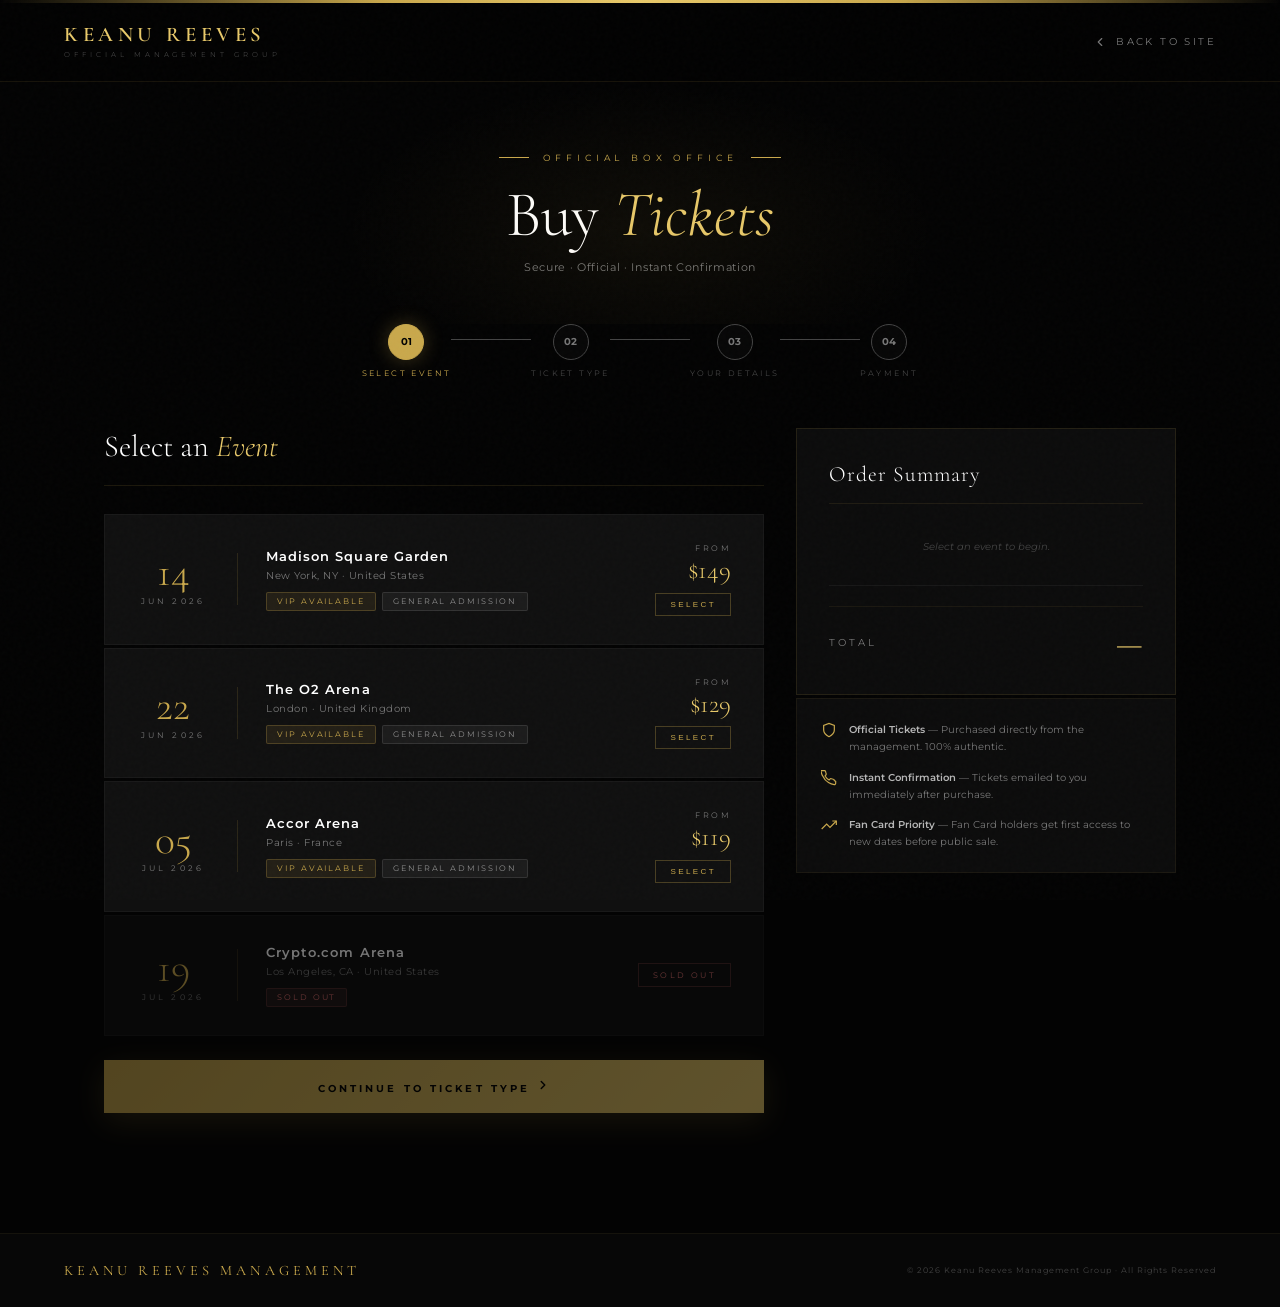
<file: tickets.html>
<!DOCTYPE html>
<html lang="en">
<head>
  <meta charset="UTF-8"/>
  <meta name="viewport" content="width=device-width, initial-scale=1.0"/>
  <title>Buy Tickets — Keanu Reeves Official</title>
  <link href="https://fonts.googleapis.com/css2?family=Cormorant+Garamond:ital,wght@0,300;0,400;0,600;0,700;1,300;1,400;1,600&family=Montserrat:wght@300;400;500;600;700;900&display=swap" rel="stylesheet"/>
  <style>
    *, *::before, *::after { margin: 0; padding: 0; box-sizing: border-box; }

    :root {
      --gold: #C9A84C;
      --gold-light: #E8C96A;
      --gold-pale: #F5E6B8;
      --gold-dim: rgba(201,168,76,.12);
      --black: #030303;
      --dark: #070707;
      --mid: #101010;
      --mid2: #161616;
      --panel: #0C0C0C;
      --text: #EAEAEA;
      --muted: #777;
      --muted2: #444;
      --success: #7ecb9e;
      --error: #e07070;
    }

    html { scroll-behavior: smooth; }

    body {
      background: var(--black);
      color: var(--text);
      font-family: 'Montserrat', sans-serif;
      overflow-x: hidden;
      min-height: 100vh;
    }

    /* Noise */
    body::after {
      content: '';
      position: fixed; inset: 0;
      background-image: url("data:image/svg+xml,%3Csvg viewBox='0 0 256 256' xmlns='http://www.w3.org/2000/svg'%3E%3Cfilter id='n'%3E%3CfeTurbulence type='fractalNoise' baseFrequency='0.9' numOctaves='4' stitchTiles='stitch'/%3E%3C/filter%3E%3Crect width='100%25' height='100%25' filter='url(%23n)' opacity='1'/%3E%3C/svg%3E");
      opacity: .02;
      pointer-events: none;
      z-index: 9000;
    }

    /* ── NAV ── */
    .nav {
      position: sticky; top: 0;
      z-index: 100;
      display: flex;
      align-items: center;
      justify-content: space-between;
      padding: 22px 64px;
      background: rgba(3,3,3,.92);
      backdrop-filter: blur(20px);
      border-bottom: 1px solid rgba(201,168,76,.1);
    }

    .nav-logo-main {
      font-family: 'Cormorant Garamond', serif;
      font-size: 1.3rem;
      font-weight: 600;
      letter-spacing: .22em;
      text-transform: uppercase;
      color: var(--gold-light);
      line-height: 1;
      text-decoration: none;
    }

    .nav-logo-sub {
      display: block;
      font-family: 'Montserrat', sans-serif;
      font-size: .45rem;
      letter-spacing: .55em;
      color: rgba(255,255,255,.35);
      font-weight: 300;
      text-transform: uppercase;
      margin-top: 4px;
    }

    .nav-back {
      display: flex;
      align-items: center;
      gap: 9px;
      font-size: .6rem;
      letter-spacing: .25em;
      text-transform: uppercase;
      color: var(--muted);
      text-decoration: none;
      transition: color .2s;
    }

    .nav-back:hover { color: var(--gold); }
    .nav-back svg { width: 14px; height: 14px; }

    /* ── TOP ACCENT ── */
    .top-bar {
      height: 3px;
      background: linear-gradient(90deg, transparent, var(--gold) 30%, var(--gold-light) 50%, var(--gold) 70%, transparent);
    }

    /* ── PAGE HEADER ── */
    .page-header {
      padding: 70px 64px 50px;
      text-align: center;
      position: relative;
      overflow: hidden;
    }

    .page-header-glow {
      position: absolute;
      top: 0; left: 50%; transform: translateX(-50%);
      width: 600px; height: 300px;
      background: radial-gradient(ellipse, rgba(201,168,76,.06) 0%, transparent 70%);
      pointer-events: none;
    }

    .page-eyebrow {
      display: flex;
      align-items: center;
      justify-content: center;
      gap: 14px;
      margin-bottom: 18px;
    }
    .eyebrow-line { width: 30px; height: 1px; background: var(--gold); }
    .eyebrow-text {
      font-size: .55rem;
      letter-spacing: .55em;
      text-transform: uppercase;
      color: var(--gold);
    }

    .page-title {
      font-family: 'Cormorant Garamond', serif;
      font-size: clamp(2.4rem, 5vw, 4rem);
      font-weight: 300;
      color: #fff;
      line-height: 1.05;
      margin-bottom: 12px;
    }
    .page-title em { font-style: italic; color: var(--gold-light); }

    .page-sub {
      font-size: .7rem;
      color: var(--muted);
      letter-spacing: .06em;
    }

    /* ── PROGRESS STEPS ── */
    .progress-wrap {
      padding: 0 64px 50px;
      display: flex;
      justify-content: center;
    }

    .progress {
      display: flex;
      align-items: center;
      gap: 0;
    }

    .step {
      display: flex;
      flex-direction: column;
      align-items: center;
      gap: 8px;
      position: relative;
    }

    .step-circle {
      width: 36px; height: 36px;
      border-radius: 50%;
      border: 1px solid var(--muted2);
      display: flex;
      align-items: center;
      justify-content: center;
      font-size: .6rem;
      font-weight: 700;
      letter-spacing: .05em;
      color: var(--muted);
      background: var(--dark);
      transition: all .4s;
      z-index: 1;
    }

    .step.active .step-circle {
      border-color: var(--gold);
      color: var(--black);
      background: var(--gold);
      box-shadow: 0 0 20px rgba(201,168,76,.3);
    }

    .step.done .step-circle {
      border-color: var(--gold);
      background: var(--gold-dim);
      color: var(--gold);
    }

    .step-label {
      font-size: .5rem;
      letter-spacing: .3em;
      text-transform: uppercase;
      color: var(--muted2);
      transition: color .4s;
      white-space: nowrap;
    }

    .step.active .step-label,
    .step.done .step-label { color: var(--gold); }

    .step-connector {
      width: 80px;
      height: 1px;
      background: var(--muted2);
      margin-bottom: 22px;
      transition: background .4s;
      flex-shrink: 0;
    }

    .step-connector.done { background: var(--gold); }

    /* ── MAIN LAYOUT ── */
    .main {
      max-width: 1200px;
      margin: 0 auto;
      padding: 0 64px 120px;
      display: grid;
      grid-template-columns: 1fr 380px;
      gap: 32px;
      align-items: start;
    }

    /* ── PANELS (steps) ── */
    .panel {
      display: none;
    }
    .panel.active { display: block; }

    .panel-title {
      font-family: 'Cormorant Garamond', serif;
      font-size: 1.9rem;
      font-weight: 300;
      color: #fff;
      margin-bottom: 28px;
      padding-bottom: 20px;
      border-bottom: 1px solid rgba(201,168,76,.12);
    }
    .panel-title em { font-style: italic; color: var(--gold-light); }

    /* ── EVENT CARDS ── */
    .events-list {
      display: flex;
      flex-direction: column;
      gap: 3px;
    }

    .event-card {
      background: var(--mid);
      border: 1px solid rgba(255,255,255,.04);
      padding: 28px 32px;
      display: grid;
      grid-template-columns: 72px 1px 1fr auto;
      align-items: center;
      gap: 28px;
      cursor: pointer;
      transition: all .3s;
      position: relative;
      overflow: hidden;
    }

    .event-card::before {
      content: '';
      position: absolute;
      left: 0; top: 0; bottom: 0;
      width: 3px;
      background: linear-gradient(to bottom, var(--gold), var(--gold-light));
      transform: scaleY(0);
      transition: transform .35s cubic-bezier(.22,1,.36,1);
    }

    .event-card:hover,
    .event-card.selected {
      background: var(--mid2);
      border-color: rgba(201,168,76,.2);
    }

    .event-card:hover::before,
    .event-card.selected::before { transform: scaleY(1); }

    .event-card.sold-out { opacity: .45; cursor: not-allowed; }
    .event-card.sold-out::before { display: none; }

    .event-date {
      text-align: center;
    }

    .event-date-day {
      font-family: 'Cormorant Garamond', serif;
      font-size: 2.6rem;
      font-weight: 300;
      color: var(--gold);
      line-height: 1;
    }

    .event-date-month {
      font-size: .48rem;
      letter-spacing: .4em;
      text-transform: uppercase;
      color: var(--muted);
      margin-top: 3px;
    }

    .event-divider {
      width: 1px;
      height: 52px;
      background: rgba(201,168,76,.15);
    }

    .event-info {}

    .event-venue {
      font-size: .82rem;
      font-weight: 600;
      letter-spacing: .08em;
      color: #fff;
      margin-bottom: 5px;
    }

    .event-location {
      font-size: .64rem;
      color: var(--muted);
      letter-spacing: .05em;
      margin-bottom: 10px;
    }

    .event-tags {
      display: flex;
      gap: 6px;
      flex-wrap: wrap;
    }

    .tag {
      font-size: .48rem;
      letter-spacing: .25em;
      text-transform: uppercase;
      padding: 4px 10px;
      border-radius: 2px;
    }

    .tag-vip    { background: rgba(201,168,76,.1); color: var(--gold); border: 1px solid rgba(201,168,76,.25); }
    .tag-ga     { background: rgba(255,255,255,.05); color: rgba(255,255,255,.5); border: 1px solid rgba(255,255,255,.1); }
    .tag-sold   { background: rgba(224,112,112,.08); color: var(--error); border: 1px solid rgba(224,112,112,.2); }

    .event-right {
      text-align: right;
    }

    .event-price-from {
      font-size: .5rem;
      letter-spacing: .3em;
      text-transform: uppercase;
      color: var(--muted);
      margin-bottom: 4px;
    }

    .event-price {
      font-family: 'Cormorant Garamond', serif;
      font-size: 1.6rem;
      font-weight: 300;
      color: var(--gold-light);
      line-height: 1;
    }

    .event-select-btn {
      margin-top: 10px;
      font-size: .5rem;
      letter-spacing: .3em;
      text-transform: uppercase;
      color: var(--gold);
      padding: 6px 14px;
      border: 1px solid rgba(201,168,76,.3);
      background: transparent;
      cursor: pointer;
      transition: all .25s;
      white-space: nowrap;
    }

    .event-card:hover .event-select-btn,
    .event-card.selected .event-select-btn {
      background: var(--gold);
      color: var(--black);
      border-color: var(--gold);
    }

    .sold-out-badge {
      font-size: .5rem;
      letter-spacing: .3em;
      text-transform: uppercase;
      color: var(--error);
      padding: 6px 14px;
      border: 1px solid rgba(224,112,112,.25);
    }

    /* ── TICKET TYPES ── */
    .ticket-types {
      display: flex;
      flex-direction: column;
      gap: 3px;
      margin-bottom: 32px;
    }

    .ticket-type {
      background: var(--mid);
      border: 1px solid rgba(255,255,255,.04);
      padding: 26px 28px;
      display: grid;
      grid-template-columns: 1fr auto;
      align-items: center;
      gap: 20px;
      cursor: pointer;
      transition: all .3s;
      position: relative;
    }

    .ticket-type::after {
      content: '';
      position: absolute;
      bottom: 0; left: 0; right: 0;
      height: 1px;
      background: linear-gradient(90deg, var(--gold), var(--gold-light));
      transform: scaleX(0);
      transform-origin: left;
      transition: transform .35s;
    }

    .ticket-type:hover,
    .ticket-type.selected {
      background: var(--mid2);
      border-color: rgba(201,168,76,.2);
    }

    .ticket-type:hover::after,
    .ticket-type.selected::after { transform: scaleX(1); }

    .tt-name {
      font-size: .75rem;
      font-weight: 700;
      letter-spacing: .15em;
      text-transform: uppercase;
      color: #fff;
      margin-bottom: 5px;
    }

    .tt-desc {
      font-size: .65rem;
      color: var(--muted);
      line-height: 1.7;
      margin-bottom: 8px;
    }

    .tt-perks {
      display: flex;
      flex-wrap: wrap;
      gap: 6px;
    }

    .tt-perk {
      font-size: .48rem;
      letter-spacing: .2em;
      text-transform: uppercase;
      padding: 3px 9px;
      background: rgba(201,168,76,.07);
      color: rgba(201,168,76,.7);
      border: 1px solid rgba(201,168,76,.15);
    }

    .tt-right { text-align: right; }

    .tt-price {
      font-family: 'Cormorant Garamond', serif;
      font-size: 1.7rem;
      font-weight: 300;
      color: var(--gold-light);
      white-space: nowrap;
    }

    .tt-avail {
      font-size: .5rem;
      letter-spacing: .25em;
      text-transform: uppercase;
      color: var(--muted);
      margin-top: 4px;
    }

    /* Quantity */
    .qty-row {
      display: flex;
      align-items: center;
      justify-content: space-between;
      padding: 22px 0;
      border-top: 1px solid rgba(201,168,76,.08);
    }

    .qty-label {
      font-size: .65rem;
      letter-spacing: .2em;
      text-transform: uppercase;
      color: var(--muted);
    }

    .qty-controls {
      display: flex;
      align-items: center;
      gap: 0;
    }

    .qty-btn {
      width: 40px; height: 40px;
      background: var(--mid);
      border: 1px solid rgba(201,168,76,.2);
      color: var(--gold);
      font-size: 1.1rem;
      cursor: pointer;
      display: flex;
      align-items: center;
      justify-content: center;
      transition: all .2s;
      font-family: 'Montserrat', sans-serif;
    }

    .qty-btn:hover { background: rgba(201,168,76,.1); }

    .qty-val {
      width: 56px; height: 40px;
      background: var(--dark);
      border-top: 1px solid rgba(201,168,76,.2);
      border-bottom: 1px solid rgba(201,168,76,.2);
      border-left: none; border-right: none;
      color: #fff;
      font-family: 'Cormorant Garamond', serif;
      font-size: 1.4rem;
      font-weight: 300;
      text-align: center;
      display: flex;
      align-items: center;
      justify-content: center;
    }

    /* ── FORM ── */
    .form-grid {
      display: grid;
      grid-template-columns: 1fr 1fr;
      gap: 3px;
      margin-bottom: 3px;
    }

    .form-field {
      display: flex;
      flex-direction: column;
      gap: 8px;
    }

    .form-field.full { grid-column: 1 / -1; }

    .form-label {
      font-size: .55rem;
      letter-spacing: .35em;
      text-transform: uppercase;
      color: var(--muted);
    }

    .form-input,
    .form-select {
      background: var(--mid);
      border: 1px solid rgba(255,255,255,.08);
      padding: 14px 18px;
      color: var(--text);
      font-family: 'Montserrat', sans-serif;
      font-size: .72rem;
      outline: none;
      transition: border-color .25s, box-shadow .25s;
      width: 100%;
      -webkit-appearance: none;
    }

    .form-input::placeholder { color: var(--muted2); }

    .form-input:focus,
    .form-select:focus {
      border-color: rgba(201,168,76,.4);
      box-shadow: 0 0 0 3px rgba(201,168,76,.07);
    }

    .form-input.error { border-color: rgba(224,112,112,.5); }

    .form-select {
      background-image: url("data:image/svg+xml,%3Csvg xmlns='http://www.w3.org/2000/svg' width='12' height='12' fill='none' stroke='%23777' stroke-width='2' viewBox='0 0 24 24'%3E%3Cpolyline points='6 9 12 15 18 9'/%3E%3C/svg%3E");
      background-repeat: no-repeat;
      background-position: right 16px center;
      padding-right: 40px;
      cursor: pointer;
    }

    .form-select option { background: var(--mid); color: var(--text); }

    .form-section-title {
      font-size: .58rem;
      letter-spacing: .4em;
      text-transform: uppercase;
      color: var(--gold);
      padding: 22px 0 14px;
      border-bottom: 1px solid rgba(201,168,76,.1);
      margin-bottom: 16px;
      display: flex;
      align-items: center;
      gap: 12px;
    }

    .form-section-title svg { width: 14px; height: 14px; }

    /* Card input row */
    .card-row {
      display: grid;
      grid-template-columns: 1fr 100px 80px;
      gap: 3px;
      margin-bottom: 3px;
    }

    /* Payment icons */
    .pay-icons {
      display: flex;
      gap: 10px;
      align-items: center;
      margin-bottom: 20px;
    }

    .pay-icon {
      width: 46px; height: 28px;
      background: var(--mid);
      border: 1px solid rgba(255,255,255,.08);
      border-radius: 4px;
      display: flex;
      align-items: center;
      justify-content: center;
      font-size: .45rem;
      letter-spacing: .06em;
      color: var(--muted);
      font-weight: 700;
      text-transform: uppercase;
    }

    .pay-icon.visa   { color: #1a75ff; }
    .pay-icon.mc     { background: linear-gradient(90deg, #eb001b 40%, #ff5f00 60%, #f79e1b 100%); color: transparent; font-size: 0; position: relative; }
    .pay-icon.mc::before,
    .pay-icon.mc::after {
      content: '';
      position: absolute;
      width: 16px; height: 16px;
      border-radius: 50%;
    }
    .pay-icon.mc::before { background: #eb001b; left: 8px; }
    .pay-icon.mc::after  { background: #f79e1b; right: 8px; opacity: .9; }
    .pay-icon.amex  { color: #2777b6; }

    /* Secure badge */
    .secure-badge {
      display: flex;
      align-items: center;
      gap: 8px;
      font-size: .58rem;
      color: var(--muted);
      letter-spacing: .08em;
      padding: 14px 0;
    }
    .secure-badge svg { color: var(--success); width: 14px; height: 14px; }

    /* ── ORDER SUMMARY SIDEBAR ── */
    .sidebar {
      position: sticky;
      top: 88px;
    }

    .summary-box {
      background: var(--panel);
      border: 1px solid rgba(201,168,76,.12);
      padding: 32px;
      margin-bottom: 3px;
    }

    .summary-title {
      font-family: 'Cormorant Garamond', serif;
      font-size: 1.35rem;
      font-weight: 300;
      color: #fff;
      letter-spacing: .05em;
      margin-bottom: 24px;
      padding-bottom: 16px;
      border-bottom: 1px solid rgba(201,168,76,.1);
    }

    .summary-event {
      margin-bottom: 20px;
      padding-bottom: 20px;
      border-bottom: 1px solid rgba(255,255,255,.05);
    }

    .summary-event-date {
      font-size: .55rem;
      letter-spacing: .35em;
      text-transform: uppercase;
      color: var(--gold);
      margin-bottom: 6px;
    }

    .summary-event-venue {
      font-size: .78rem;
      font-weight: 600;
      color: #fff;
      letter-spacing: .05em;
      margin-bottom: 3px;
    }

    .summary-event-loc {
      font-size: .62rem;
      color: var(--muted);
    }

    .summary-line {
      display: flex;
      justify-content: space-between;
      align-items: flex-start;
      margin-bottom: 12px;
      font-size: .65rem;
    }

    .summary-line-label { color: var(--muted); }
    .summary-line-val   { color: #fff; text-align: right; }

    .summary-divider {
      height: 1px;
      background: rgba(201,168,76,.08);
      margin: 16px 0;
    }

    .summary-total-row {
      display: flex;
      justify-content: space-between;
      align-items: center;
    }

    .summary-total-label {
      font-size: .6rem;
      letter-spacing: .3em;
      text-transform: uppercase;
      color: var(--muted);
    }

    .summary-total-val {
      font-family: 'Cormorant Garamond', serif;
      font-size: 2rem;
      font-weight: 300;
      color: var(--gold-light);
    }

    .summary-empty {
      font-size: .65rem;
      color: var(--muted2);
      font-style: italic;
      text-align: center;
      padding: 12px 0;
    }

    /* Guarantee box */
    .guarantee-box {
      background: var(--panel);
      border: 1px solid rgba(201,168,76,.08);
      padding: 22px 24px;
      display: flex;
      flex-direction: column;
      gap: 14px;
    }

    .guarantee-item {
      display: flex;
      align-items: flex-start;
      gap: 12px;
    }

    .guarantee-icon {
      color: var(--gold);
      flex-shrink: 0;
      margin-top: 1px;
    }

    .guarantee-text {
      font-size: .62rem;
      color: var(--muted);
      line-height: 1.7;
    }

    .guarantee-text strong { color: rgba(255,255,255,.7); font-weight: 600; }

    /* ── BUTTONS ── */
    .btn-primary {
      display: inline-flex;
      align-items: center;
      justify-content: center;
      gap: 11px;
      background: linear-gradient(135deg, var(--gold) 0%, var(--gold-light) 50%, var(--gold) 100%);
      background-size: 200%;
      color: var(--black);
      font-family: 'Montserrat', sans-serif;
      font-size: .65rem;
      font-weight: 700;
      letter-spacing: .3em;
      text-transform: uppercase;
      padding: 18px 40px;
      border: none;
      cursor: pointer;
      width: 100%;
      transition: all .3s;
      box-shadow: 0 8px 32px rgba(201,168,76,.25);
      margin-top: 24px;
    }

    .btn-primary:hover {
      background-position: right center;
      box-shadow: 0 14px 48px rgba(201,168,76,.45);
      transform: translateY(-2px);
    }

    .btn-primary:disabled {
      opacity: .4;
      cursor: not-allowed;
      transform: none;
    }

    .btn-back {
      display: inline-flex;
      align-items: center;
      gap: 8px;
      background: transparent;
      color: var(--muted);
      font-family: 'Montserrat', sans-serif;
      font-size: .58rem;
      font-weight: 600;
      letter-spacing: .25em;
      text-transform: uppercase;
      padding: 14px 0;
      border: none;
      cursor: pointer;
      transition: color .2s;
      margin-top: 12px;
    }

    .btn-back:hover { color: var(--gold); }
    .btn-back svg { width: 12px; height: 12px; }

    /* ── CONFIRMATION ── */
    .confirm-panel {
      grid-column: 1 / -1;
      text-align: center;
      padding: 80px 40px;
      display: none;
    }

    .confirm-panel.active { display: block; }

    .confirm-check {
      width: 80px; height: 80px;
      border-radius: 50%;
      background: linear-gradient(135deg, var(--gold), var(--gold-light));
      display: flex;
      align-items: center;
      justify-content: center;
      margin: 0 auto 32px;
      box-shadow: 0 0 60px rgba(201,168,76,.35);
      animation: popIn .5s cubic-bezier(.22,1,.36,1) both;
    }

    @keyframes popIn {
      from { transform: scale(.4); opacity: 0; }
      to   { transform: scale(1);  opacity: 1; }
    }

    .confirm-check svg { width: 36px; height: 36px; color: var(--black); }

    .confirm-eyebrow {
      font-size: .55rem;
      letter-spacing: .5em;
      text-transform: uppercase;
      color: var(--gold);
      margin-bottom: 16px;
    }

    .confirm-title {
      font-family: 'Cormorant Garamond', serif;
      font-size: clamp(2.2rem, 5vw, 3.5rem);
      font-weight: 300;
      color: #fff;
      margin-bottom: 14px;
    }
    .confirm-title em { font-style: italic; color: var(--gold-light); }

    .confirm-sub {
      font-size: .72rem;
      color: var(--muted);
      line-height: 1.9;
      max-width: 480px;
      margin: 0 auto 48px;
    }

    .confirm-ref {
      display: inline-block;
      font-family: 'Cormorant Garamond', serif;
      font-size: 1.1rem;
      font-weight: 300;
      letter-spacing: .3em;
      color: var(--gold);
      background: rgba(201,168,76,.07);
      border: 1px solid rgba(201,168,76,.2);
      padding: 16px 40px;
      margin-bottom: 48px;
    }

    .confirm-details {
      display: inline-grid;
      grid-template-columns: 1fr 1fr 1fr;
      gap: 2px;
      max-width: 640px;
      width: 100%;
      margin-bottom: 48px;
      text-align: left;
    }

    .confirm-detail {
      background: var(--mid);
      padding: 22px 24px;
    }

    .confirm-detail-label {
      font-size: .5rem;
      letter-spacing: .35em;
      text-transform: uppercase;
      color: var(--muted);
      margin-bottom: 6px;
    }

    .confirm-detail-val {
      font-size: .78rem;
      font-weight: 600;
      color: #fff;
      letter-spacing: .04em;
    }

    .confirm-actions {
      display: flex;
      gap: 14px;
      justify-content: center;
      flex-wrap: wrap;
    }

    .btn-conf-primary {
      display: inline-flex;
      align-items: center;
      gap: 9px;
      background: linear-gradient(135deg, var(--gold), var(--gold-light));
      color: var(--black);
      font-family: 'Montserrat', sans-serif;
      font-size: .62rem;
      font-weight: 700;
      letter-spacing: .28em;
      text-transform: uppercase;
      padding: 16px 38px;
      border: none;
      cursor: pointer;
      text-decoration: none;
      transition: all .25s;
      box-shadow: 0 8px 28px rgba(201,168,76,.3);
    }

    .btn-conf-primary:hover {
      transform: translateY(-2px);
      box-shadow: 0 14px 40px rgba(201,168,76,.45);
    }

    .btn-conf-outline {
      display: inline-flex;
      align-items: center;
      gap: 9px;
      background: transparent;
      color: var(--gold);
      font-family: 'Montserrat', sans-serif;
      font-size: .62rem;
      font-weight: 600;
      letter-spacing: .28em;
      text-transform: uppercase;
      padding: 15px 38px;
      border: 1px solid rgba(201,168,76,.3);
      text-decoration: none;
      cursor: pointer;
      transition: all .25s;
    }

    .btn-conf-outline:hover {
      background: rgba(201,168,76,.06);
      border-color: var(--gold);
      transform: translateY(-2px);
    }

    /* ── FOOTER ── */
    .footer {
      background: var(--dark);
      border-top: 1px solid rgba(201,168,76,.07);
      padding: 28px 64px;
      display: flex;
      align-items: center;
      justify-content: space-between;
      flex-wrap: wrap;
      gap: 16px;
    }

    .footer-logo {
      font-family: 'Cormorant Garamond', serif;
      font-size: .9rem;
      letter-spacing: .28em;
      color: var(--gold);
      text-transform: uppercase;
    }

    .footer-copy {
      font-size: .52rem;
      letter-spacing: .12em;
      color: var(--muted2);
    }

    /* ── UTILS ── */
    .mt-16 { margin-top: 16px; }
    .mt-24 { margin-top: 24px; }

    .field-error {
      font-size: .55rem;
      color: var(--error);
      letter-spacing: .08em;
      margin-top: 5px;
      display: none;
    }

    .field-error.show { display: block; }

    /* Checkbox */
    .checkbox-row {
      display: flex;
      align-items: flex-start;
      gap: 12px;
      margin-top: 20px;
      cursor: pointer;
    }

    .custom-check {
      width: 18px; height: 18px;
      border: 1px solid rgba(201,168,76,.3);
      background: var(--mid);
      flex-shrink: 0;
      margin-top: 1px;
      display: flex;
      align-items: center;
      justify-content: center;
      transition: all .2s;
    }

    input[type="checkbox"]:checked + .custom-check {
      background: var(--gold);
      border-color: var(--gold);
    }

    input[type="checkbox"] { display: none; }

    .checkbox-text {
      font-size: .62rem;
      color: var(--muted);
      line-height: 1.7;
    }

    .checkbox-text a { color: var(--gold); text-decoration: none; }

    /* loading spinner */
    .spinner {
      width: 18px; height: 18px;
      border: 2px solid rgba(0,0,0,.3);
      border-top-color: var(--black);
      border-radius: 50%;
      animation: spin .7s linear infinite;
      display: none;
    }

    @keyframes spin { to { transform: rotate(360deg); } }

    .btn-primary.loading .spinner { display: block; }
    .btn-primary.loading .btn-text { display: none; }

    @media (max-width: 1024px) {
      .main { grid-template-columns: 1fr; padding: 0 32px 80px; }
      .sidebar { position: static; }
    }

    @media (max-width: 640px) {
      .nav { padding: 18px 24px; }
      .page-header { padding: 48px 24px 36px; }
      .progress-wrap { padding: 0 24px 36px; overflow-x: auto; }
      .step-connector { width: 40px; }
      .main { padding: 0 20px 60px; }
      .event-card { grid-template-columns: 56px 1px 1fr; padding: 20px; gap: 16px; }
      .event-right { display: none; }
      .card-row { grid-template-columns: 1fr; }
      .form-grid { grid-template-columns: 1fr; }
      .confirm-details { grid-template-columns: 1fr; }
      .footer { padding: 24px; flex-direction: column; text-align: center; }
    }
  </style>
</head>
<body>

  <div class="top-bar"></div>

  <!-- NAV -->
  <nav class="nav">
    <a href="keanu-management.html" style="text-decoration:none;">
      <span class="nav-logo-main">Keanu Reeves</span>
      <span class="nav-logo-sub">Official Management Group</span>
    </a>
    <a href="keanu-management.html" class="nav-back">
      <svg viewBox="0 0 24 24" fill="none" stroke="currentColor" stroke-width="2" stroke-linecap="round" stroke-linejoin="round">
        <polyline points="15 18 9 12 15 6"/>
      </svg>
      Back to Site
    </a>
  </nav>

  <!-- PAGE HEADER -->
  <div class="page-header">
    <div class="page-header-glow"></div>
    <div class="page-eyebrow">
      <div class="eyebrow-line"></div>
      <span class="eyebrow-text">Official Box Office</span>
      <div class="eyebrow-line"></div>
    </div>
    <h1 class="page-title">Buy <em>Tickets</em></h1>
    <p class="page-sub">Secure · Official · Instant Confirmation</p>
  </div>

  <!-- PROGRESS -->
  <div class="progress-wrap">
    <div class="progress" id="progressBar">
      <div class="step active" id="stepEl1">
        <div class="step-circle">01</div>
        <div class="step-label">Select Event</div>
      </div>
      <div class="step-connector" id="conn1"></div>
      <div class="step" id="stepEl2">
        <div class="step-circle">02</div>
        <div class="step-label">Ticket Type</div>
      </div>
      <div class="step-connector" id="conn2"></div>
      <div class="step" id="stepEl3">
        <div class="step-circle">03</div>
        <div class="step-label">Your Details</div>
      </div>
      <div class="step-connector" id="conn3"></div>
      <div class="step" id="stepEl4">
        <div class="step-circle">04</div>
        <div class="step-label">Payment</div>
      </div>
    </div>
  </div>

  <!-- MAIN -->
  <div class="main" id="mainGrid">

    <!-- ─── LEFT COLUMN ─── -->
    <div id="leftCol">

      <!-- STEP 1: Select Event -->
      <div class="panel active" id="step1">
        <h2 class="panel-title">Select an <em>Event</em></h2>

        <div class="events-list">

          <div class="event-card" data-id="1" data-venue="Madison Square Garden" data-location="New York, NY" data-date="Jun 14" data-price="149">
            <div class="event-date">
              <div class="event-date-day">14</div>
              <div class="event-date-month">Jun 2026</div>
            </div>
            <div class="event-divider"></div>
            <div class="event-info">
              <div class="event-venue">Madison Square Garden</div>
              <div class="event-location">New York, NY · United States</div>
              <div class="event-tags">
                <span class="tag tag-vip">VIP Available</span>
                <span class="tag tag-ga">General Admission</span>
              </div>
            </div>
            <div class="event-right">
              <div class="event-price-from">From</div>
              <div class="event-price">$149</div>
              <button class="event-select-btn">Select</button>
            </div>
          </div>

          <div class="event-card" data-id="2" data-venue="The O2 Arena" data-location="London, UK" data-date="Jun 22" data-price="129">
            <div class="event-date">
              <div class="event-date-day">22</div>
              <div class="event-date-month">Jun 2026</div>
            </div>
            <div class="event-divider"></div>
            <div class="event-info">
              <div class="event-venue">The O2 Arena</div>
              <div class="event-location">London · United Kingdom</div>
              <div class="event-tags">
                <span class="tag tag-vip">VIP Available</span>
                <span class="tag tag-ga">General Admission</span>
              </div>
            </div>
            <div class="event-right">
              <div class="event-price-from">From</div>
              <div class="event-price">$129</div>
              <button class="event-select-btn">Select</button>
            </div>
          </div>

          <div class="event-card" data-id="3" data-venue="Accor Arena" data-location="Paris, France" data-date="Jul 05" data-price="119">
            <div class="event-date">
              <div class="event-date-day">05</div>
              <div class="event-date-month">Jul 2026</div>
            </div>
            <div class="event-divider"></div>
            <div class="event-info">
              <div class="event-venue">Accor Arena</div>
              <div class="event-location">Paris · France</div>
              <div class="event-tags">
                <span class="tag tag-vip">VIP Available</span>
                <span class="tag tag-ga">General Admission</span>
              </div>
            </div>
            <div class="event-right">
              <div class="event-price-from">From</div>
              <div class="event-price">$119</div>
              <button class="event-select-btn">Select</button>
            </div>
          </div>

          <div class="event-card sold-out" data-id="4">
            <div class="event-date">
              <div class="event-date-day">19</div>
              <div class="event-date-month">Jul 2026</div>
            </div>
            <div class="event-divider"></div>
            <div class="event-info">
              <div class="event-venue">Crypto.com Arena</div>
              <div class="event-location">Los Angeles, CA · United States</div>
              <div class="event-tags">
                <span class="tag tag-sold">Sold Out</span>
              </div>
            </div>
            <div class="event-right">
              <div class="sold-out-badge">Sold Out</div>
            </div>
          </div>

        </div>

        <button class="btn-primary" id="btn1" disabled>
          <span class="btn-text">
            Continue to Ticket Type
            <svg width="14" height="14" viewBox="0 0 24 24" fill="none" stroke="currentColor" stroke-width="2.5" stroke-linecap="round" stroke-linejoin="round"><polyline points="9 18 15 12 9 6"/></svg>
          </span>
          <div class="spinner"></div>
        </button>
      </div>

      <!-- STEP 2: Ticket Type -->
      <div class="panel" id="step2">
        <h2 class="panel-title">Choose <em>Ticket Type</em></h2>

        <div class="ticket-types">

          <div class="ticket-type" data-type="ga" data-name="General Admission" data-price="149">
            <div>
              <div class="tt-name">General Admission</div>
              <div class="tt-desc">Full access to the event. Standing area with excellent stage views from the main floor.</div>
              <div class="tt-perks">
                <span class="tt-perk">Floor Access</span>
                <span class="tt-perk">Event Programme</span>
              </div>
            </div>
            <div class="tt-right">
              <div class="tt-price" id="gaPrice">$149</div>
              <div class="tt-avail">Seats available</div>
            </div>
          </div>

          <div class="ticket-type" data-type="vip" data-name="VIP Gold" data-price="349">
            <div>
              <div class="tt-name">VIP Gold</div>
              <div class="tt-desc">Premium seating, exclusive lounge access, and a signed programme delivered to your seat.</div>
              <div class="tt-perks">
                <span class="tt-perk">Reserved Seating</span>
                <span class="tt-perk">VIP Lounge</span>
                <span class="tt-perk">Signed Programme</span>
                <span class="tt-perk">Complimentary Drink</span>
              </div>
            </div>
            <div class="tt-right">
              <div class="tt-price">$349</div>
              <div class="tt-avail">Limited seats</div>
            </div>
          </div>

          <div class="ticket-type" data-type="platinum" data-name="Platinum Backstage" data-price="749">
            <div>
              <div class="tt-name">Platinum Backstage</div>
              <div class="tt-desc">The ultimate experience — front-row seating, meet & greet, signed merch, and exclusive backstage access.</div>
              <div class="tt-perks">
                <span class="tt-perk">Front Row</span>
                <span class="tt-perk">Meet & Greet</span>
                <span class="tt-perk">Backstage Pass</span>
                <span class="tt-perk">Signed Merch</span>
                <span class="tt-perk">Photo Opportunity</span>
              </div>
            </div>
            <div class="tt-right">
              <div class="tt-price">$749</div>
              <div class="tt-avail">Very limited</div>
            </div>
          </div>

        </div>

        <div class="qty-row">
          <span class="qty-label">Number of Tickets</span>
          <div class="qty-controls">
            <button class="qty-btn" id="qtyMinus">−</button>
            <div class="qty-val" id="qtyVal">1</div>
            <button class="qty-btn" id="qtyPlus">+</button>
          </div>
        </div>

        <button class="btn-primary" id="btn2" disabled>
          <span class="btn-text">
            Continue to Your Details
            <svg width="14" height="14" viewBox="0 0 24 24" fill="none" stroke="currentColor" stroke-width="2.5" stroke-linecap="round" stroke-linejoin="round"><polyline points="9 18 15 12 9 6"/></svg>
          </span>
          <div class="spinner"></div>
        </button>
        <button class="btn-back" onclick="goStep(1)">
          <svg viewBox="0 0 24 24" fill="none" stroke="currentColor" stroke-width="2.5" stroke-linecap="round" stroke-linejoin="round"><polyline points="15 18 9 12 15 6"/></svg>
          Back
        </button>
      </div>

      <!-- STEP 3: Personal Details -->
      <div class="panel" id="step3">
        <h2 class="panel-title">Your <em>Details</em></h2>

        <div class="form-section-title">
          <svg viewBox="0 0 24 24" fill="none" stroke="currentColor" stroke-width="1.5"><path d="M20 21v-2a4 4 0 00-4-4H8a4 4 0 00-4 4v2M12 3a4 4 0 100 8 4 4 0 000-8z"/></svg>
          Personal Information
        </div>

        <div class="form-grid" id="personalGrid">
          <div class="form-field">
            <label class="form-label">First Name</label>
            <input class="form-input" id="firstName" type="text" placeholder="Keanu" autocomplete="given-name"/>
            <span class="field-error" id="firstNameErr">Required field</span>
          </div>
          <div class="form-field">
            <label class="form-label">Last Name</label>
            <input class="form-input" id="lastName" type="text" placeholder="Fan" autocomplete="family-name"/>
            <span class="field-error" id="lastNameErr">Required field</span>
          </div>
          <div class="form-field">
            <label class="form-label">Email Address</label>
            <input class="form-input" id="email" type="email" placeholder="you@example.com" autocomplete="email"/>
            <span class="field-error" id="emailErr">Enter a valid email</span>
          </div>
          <div class="form-field">
            <label class="form-label">Phone Number</label>
            <input class="form-input" id="phone" type="tel" placeholder="+1 234 567 8900" autocomplete="tel"/>
            <span class="field-error" id="phoneErr">Required field</span>
          </div>
          <div class="form-field full">
            <label class="form-label">Country</label>
            <select class="form-select" id="country">
              <option value="">Select your country...</option>
              <option>United States</option>
              <option>United Kingdom</option>
              <option>Nigeria</option>
              <option>Canada</option>
              <option>Australia</option>
              <option>Germany</option>
              <option>France</option>
              <option>Japan</option>
              <option>Other</option>
            </select>
            <span class="field-error" id="countryErr">Please select a country</span>
          </div>
        </div>

        <label class="checkbox-row mt-16">
          <input type="checkbox" id="newsCheck"/>
          <div class="custom-check">
            <svg width="10" height="10" viewBox="0 0 24 24" fill="none" stroke="#030303" stroke-width="3.5" stroke-linecap="round" stroke-linejoin="round"><polyline points="20 6 9 17 4 12"/></svg>
          </div>
          <span class="checkbox-text">I'd like to receive exclusive updates, early access offers, and news from the Keanu Reeves Management Group.</span>
        </label>

        <button class="btn-primary" id="btn3">
          <span class="btn-text">
            Continue to Payment
            <svg width="14" height="14" viewBox="0 0 24 24" fill="none" stroke="currentColor" stroke-width="2.5" stroke-linecap="round" stroke-linejoin="round"><polyline points="9 18 15 12 9 6"/></svg>
          </span>
          <div class="spinner"></div>
        </button>
        <button class="btn-back" onclick="goStep(2)">
          <svg viewBox="0 0 24 24" fill="none" stroke="currentColor" stroke-width="2.5" stroke-linecap="round" stroke-linejoin="round"><polyline points="15 18 9 12 15 6"/></svg>
          Back
        </button>
      </div>

      <!-- STEP 4: Payment -->
      <div class="panel" id="step4">
        <h2 class="panel-title">Secure <em>Payment</em></h2>

        <div class="form-section-title">
          <svg viewBox="0 0 24 24" fill="none" stroke="currentColor" stroke-width="1.5"><rect x="2" y="5" width="20" height="14" rx="2"/><line x1="2" y1="10" x2="22" y2="10"/></svg>
          Card Details
        </div>

        <div class="pay-icons">
          <div class="pay-icon visa">VISA</div>
          <div class="pay-icon mc"></div>
          <div class="pay-icon amex">AMEX</div>
          <div class="pay-icon">DISC</div>
        </div>

        <div class="form-field" style="margin-bottom:3px;">
          <label class="form-label">Cardholder Name</label>
          <input class="form-input" id="cardName" type="text" placeholder="Name as it appears on card" autocomplete="cc-name"/>
          <span class="field-error" id="cardNameErr">Required field</span>
        </div>

        <div class="form-field mt-16" style="margin-bottom:3px;">
          <label class="form-label">Card Number</label>
          <input class="form-input" id="cardNum" type="text" placeholder="1234  5678  9012  3456" maxlength="19" autocomplete="cc-number"/>
          <span class="field-error" id="cardNumErr">Enter a valid 16-digit card number</span>
        </div>

        <div class="card-row mt-16">
          <div class="form-field">
            <label class="form-label">Expiry Date</label>
            <input class="form-input" id="cardExp" type="text" placeholder="MM / YY" maxlength="7" autocomplete="cc-exp"/>
            <span class="field-error" id="cardExpErr">Invalid date</span>
          </div>
          <div class="form-field">
            <label class="form-label">CVV</label>
            <input class="form-input" id="cardCvv" type="text" placeholder="•••" maxlength="4" autocomplete="cc-csc"/>
            <span class="field-error" id="cardCvvErr">Invalid</span>
          </div>
        </div>

        <div class="secure-badge mt-24">
          <svg viewBox="0 0 24 24" fill="none" stroke="currentColor" stroke-width="2" stroke-linecap="round" stroke-linejoin="round"><path d="M12 22s8-4 8-10V5l-8-3-8 3v7c0 6 8 10 8 10z"/></svg>
          256-bit SSL encryption · Your payment details are never stored
        </div>

        <label class="checkbox-row">
          <input type="checkbox" id="termsCheck"/>
          <div class="custom-check">
            <svg width="10" height="10" viewBox="0 0 24 24" fill="none" stroke="#030303" stroke-width="3.5" stroke-linecap="round" stroke-linejoin="round"><polyline points="20 6 9 17 4 12"/></svg>
          </div>
          <span class="checkbox-text">I agree to the <a href="#">Terms & Conditions</a> and <a href="#">Refund Policy</a>. All ticket sales are final except where required by law.</span>
        </label>

        <button class="btn-primary" id="btn4">
          <span class="btn-text" id="payBtnText">
            Complete Purchase
            <svg width="14" height="14" viewBox="0 0 24 24" fill="none" stroke="currentColor" stroke-width="2.5" stroke-linecap="round" stroke-linejoin="round"><path d="M12 22s8-4 8-10V5l-8-3-8 3v7c0 6 8 10 8 10z"/></svg>
          </span>
          <div class="spinner"></div>
        </button>
        <button class="btn-back" onclick="goStep(3)">
          <svg viewBox="0 0 24 24" fill="none" stroke="currentColor" stroke-width="2.5" stroke-linecap="round" stroke-linejoin="round"><polyline points="15 18 9 12 15 6"/></svg>
          Back
        </button>
      </div>

    </div><!-- /leftCol -->

    <!-- ─── SIDEBAR ─── -->
    <div class="sidebar" id="sidebar">

      <div class="summary-box">
        <div class="summary-title">Order Summary</div>

        <div class="summary-event" id="summaryEvent">
          <div class="summary-empty">Select an event to begin.</div>
        </div>

        <div id="summaryLines"></div>

        <div class="summary-divider"></div>
        <div class="summary-total-row">
          <span class="summary-total-label">Total</span>
          <span class="summary-total-val" id="summaryTotal">—</span>
        </div>
      </div>

      <div class="guarantee-box">
        <div class="guarantee-item">
          <div class="guarantee-icon">
            <svg width="16" height="16" viewBox="0 0 24 24" fill="none" stroke="currentColor" stroke-width="1.8"><path d="M12 22s8-4 8-10V5l-8-3-8 3v7c0 6 8 10 8 10z"/></svg>
          </div>
          <div class="guarantee-text"><strong>Official Tickets</strong> — Purchased directly from the management. 100% authentic.</div>
        </div>
        <div class="guarantee-item">
          <div class="guarantee-icon">
            <svg width="16" height="16" viewBox="0 0 24 24" fill="none" stroke="currentColor" stroke-width="1.8"><path d="M22 16.92v3a2 2 0 01-2.18 2 19.79 19.79 0 01-8.63-3.07A19.5 19.5 0 013.07 9.81a19.79 19.79 0 01-3.07-8.7A2 2 0 012 .86h3a2 2 0 012 1.72c.127.96.361 1.903.7 2.81a2 2 0 01-.45 2.11L6.09 8.91a16 16 0 006 6l1.27-1.27a2 2 0 012.11-.45c.907.339 1.85.573 2.81.7a2 2 0 011.72 2.02z"/></svg>
          </div>
          <div class="guarantee-text"><strong>Instant Confirmation</strong> — Tickets emailed to you immediately after purchase.</div>
        </div>
        <div class="guarantee-item">
          <div class="guarantee-icon">
            <svg width="16" height="16" viewBox="0 0 24 24" fill="none" stroke="currentColor" stroke-width="1.8"><polyline points="23 6 13.5 15.5 8.5 10.5 1 18"/><polyline points="17 6 23 6 23 12"/></svg>
          </div>
          <div class="guarantee-text"><strong>Fan Card Priority</strong> — Fan Card holders get first access to new dates before public sale.</div>
        </div>
      </div>

    </div><!-- /sidebar -->

    <!-- CONFIRMATION (full width) -->
    <div class="confirm-panel" id="confirmPanel">
      <div class="confirm-check">
        <svg viewBox="0 0 24 24" fill="none" stroke="currentColor" stroke-width="3" stroke-linecap="round" stroke-linejoin="round"><polyline points="20 6 9 17 4 12"/></svg>
      </div>
      <p class="confirm-eyebrow">Booking Confirmed</p>
      <h2 class="confirm-title">You're <em>Going!</em></h2>
      <p class="confirm-sub">Your tickets have been booked and a confirmation has been sent to your email. Bring your booking reference or QR code to the venue.</p>
      <div class="confirm-ref" id="confirmRef">KR-000000</div>
      <div class="confirm-details" id="confirmDetails"></div>
      <div class="confirm-actions">
        <button class="btn-conf-primary" onclick="window.print()">
          <svg width="13" height="13" viewBox="0 0 24 24" fill="none" stroke="currentColor" stroke-width="2.5" stroke-linecap="round" stroke-linejoin="round"><polyline points="6 9 6 2 18 2 18 9"/><path d="M6 18H4a2 2 0 01-2-2v-5a2 2 0 012-2h16a2 2 0 012 2v5a2 2 0 01-2 2h-2"/><rect x="6" y="14" width="12" height="8"/></svg>
          Print / Save Tickets
        </button>
        <a href="keanu-management.html" class="btn-conf-outline">
          <svg width="13" height="13" viewBox="0 0 24 24" fill="none" stroke="currentColor" stroke-width="2" stroke-linecap="round" stroke-linejoin="round"><polyline points="15 18 9 12 15 6"/></svg>
          Back to Main Site
        </a>
      </div>
    </div>

  </div><!-- /main -->

  <!-- FOOTER -->
  <footer class="footer">
    <div class="footer-logo">Keanu Reeves Management</div>
    <div class="footer-copy">© 2026 Keanu Reeves Management Group · All Rights Reserved</div>
  </footer>

  <script>
    /* ── STATE ── */
    const state = {
      step: 1,
      event: null,
      ticketType: null,
      qty: 1,
      firstName: '', lastName: '', email: '', phone: '', country: ''
    };

    /* ── EVENTS DATA ── */
    const events = {
      1: { venue: 'Madison Square Garden', location: 'New York, NY', date: 'Jun 14, 2026', basePrice: 149 },
      2: { venue: 'The O2 Arena',           location: 'London, UK',   date: 'Jun 22, 2026', basePrice: 129 },
      3: { venue: 'Accor Arena',            location: 'Paris, France', date: 'Jul 05, 2026', basePrice: 119 }
    };

    const ticketPrices = { ga: 0, vip: 200, platinum: 600 };

    /* ── STEP NAVIGATION ── */
    function goStep(n) {
      // hide current
      document.getElementById('step' + state.step)?.classList.remove('active');

      state.step = n;

      // show new
      const panel = document.getElementById('step' + n);
      if (panel) {
        panel.classList.add('active');
        document.getElementById('mainGrid').style.gridTemplateColumns = '';
        document.getElementById('sidebar').style.display = '';
        document.getElementById('confirmPanel').classList.remove('active');
      }

      // progress
      for (let i = 1; i <= 4; i++) {
        const el = document.getElementById('stepEl' + i);
        el.classList.remove('active', 'done');
        if (i < n)  el.classList.add('done');
        if (i === n) el.classList.add('active');
      }
      for (let i = 1; i <= 3; i++) {
        const c = document.getElementById('conn' + i);
        c.classList.toggle('done', i < n);
      }

      window.scrollTo({ top: 0, behavior: 'smooth' });
    }

    /* ── STEP 1: EVENT SELECTION ── */
    document.querySelectorAll('.event-card:not(.sold-out)').forEach(card => {
      card.addEventListener('click', () => {
        document.querySelectorAll('.event-card').forEach(c => c.classList.remove('selected'));
        card.classList.add('selected');
        state.event = card.dataset.id;

        // Update GA price for this event
        const ev = events[state.event];
        if (ev) document.getElementById('gaPrice').textContent = '$' + ev.basePrice;

        updateSummary();
        document.getElementById('btn1').disabled = false;
      });
    });

    document.getElementById('btn1').addEventListener('click', () => goStep(2));

    /* ── STEP 2: TICKET TYPE ── */
    document.querySelectorAll('.ticket-type').forEach(tt => {
      tt.addEventListener('click', () => {
        document.querySelectorAll('.ticket-type').forEach(t => t.classList.remove('selected'));
        tt.classList.add('selected');
        state.ticketType = { type: tt.dataset.type, name: tt.dataset.name, price: parseInt(tt.dataset.price) };
        updateSummary();
        document.getElementById('btn2').disabled = false;
      });
    });

    // Qty
    let qty = 1;
    document.getElementById('qtyMinus').addEventListener('click', () => {
      if (qty > 1) { qty--; state.qty = qty; document.getElementById('qtyVal').textContent = qty; updateSummary(); }
    });
    document.getElementById('qtyPlus').addEventListener('click', () => {
      if (qty < 8) { qty++; state.qty = qty; document.getElementById('qtyVal').textContent = qty; updateSummary(); }
    });

    document.getElementById('btn2').addEventListener('click', () => goStep(3));

    /* ── STEP 3: DETAILS ── */
    document.getElementById('btn3').addEventListener('click', () => {
      if (validateStep3()) goStep(4);
    });

    function validateStep3() {
      let ok = true;
      const fields = [
        { id: 'firstName', errId: 'firstNameErr', check: v => v.trim().length > 0 },
        { id: 'lastName',  errId: 'lastNameErr',  check: v => v.trim().length > 0 },
        { id: 'email',     errId: 'emailErr',     check: v => /^[^\s@]+@[^\s@]+\.[^\s@]+$/.test(v) },
        { id: 'phone',     errId: 'phoneErr',     check: v => v.trim().length > 4 },
        { id: 'country',   errId: 'countryErr',   check: v => v !== '' },
      ];

      fields.forEach(f => {
        const el = document.getElementById(f.id);
        const err = document.getElementById(f.errId);
        if (!f.check(el.value)) {
          el.classList.add('error');
          err.classList.add('show');
          ok = false;
        } else {
          el.classList.remove('error');
          err.classList.remove('show');
        }
      });

      if (ok) {
        state.firstName = document.getElementById('firstName').value;
        state.lastName  = document.getElementById('lastName').value;
        state.email     = document.getElementById('email').value;
      }

      return ok;
    }

    // Live clear errors
    ['firstName','lastName','email','phone','country'].forEach(id => {
      const el = document.getElementById(id);
      const tag = el.tagName === 'SELECT' ? 'change' : 'input';
      el.addEventListener(tag, () => {
        el.classList.remove('error');
        document.getElementById(id + 'Err').classList.remove('show');
      });
    });

    /* ── STEP 4: PAYMENT ── */
    // Card number formatting
    document.getElementById('cardNum').addEventListener('input', function() {
      let v = this.value.replace(/\D/g,'').substring(0,16);
      this.value = v.replace(/(.{4})/g,'$1  ').trim();
    });

    // Expiry formatting
    document.getElementById('cardExp').addEventListener('input', function() {
      let v = this.value.replace(/\D/g,'').substring(0,4);
      if (v.length > 2) v = v.substring(0,2) + ' / ' + v.substring(2);
      this.value = v;
    });

    // CVV only digits
    document.getElementById('cardCvv').addEventListener('input', function() {
      this.value = this.value.replace(/\D/g,'').substring(0,4);
    });

    document.getElementById('btn4').addEventListener('click', () => {
      if (!validateStep4()) return;

      const terms = document.getElementById('termsCheck');
      if (!terms.checked) {
        alert('Please agree to the Terms & Conditions to continue.');
        return;
      }

      // Simulate payment processing
      const btn = document.getElementById('btn4');
      btn.classList.add('loading');
      btn.disabled = true;

      setTimeout(() => {
        btn.classList.remove('loading');
        btn.disabled = false;
        showConfirmation();
      }, 2200);
    });

    function validateStep4() {
      let ok = true;

      const cardName = document.getElementById('cardName').value;
      const cardNum  = document.getElementById('cardNum').value.replace(/\s/g,'');
      const cardExp  = document.getElementById('cardExp').value;
      const cardCvv  = document.getElementById('cardCvv').value;

      if (!cardName.trim()) {
        document.getElementById('cardName').classList.add('error');
        document.getElementById('cardNameErr').classList.add('show');
        ok = false;
      } else {
        document.getElementById('cardName').classList.remove('error');
        document.getElementById('cardNameErr').classList.remove('show');
      }

      if (cardNum.length < 16) {
        document.getElementById('cardNum').classList.add('error');
        document.getElementById('cardNumErr').classList.add('show');
        ok = false;
      } else {
        document.getElementById('cardNum').classList.remove('error');
        document.getElementById('cardNumErr').classList.remove('show');
      }

      if (!/^\d{2}\s?\/\s?\d{2}$/.test(cardExp.trim())) {
        document.getElementById('cardExp').classList.add('error');
        document.getElementById('cardExpErr').classList.add('show');
        ok = false;
      } else {
        document.getElementById('cardExp').classList.remove('error');
        document.getElementById('cardExpErr').classList.remove('show');
      }

      if (cardCvv.length < 3) {
        document.getElementById('cardCvv').classList.add('error');
        document.getElementById('cardCvvErr').classList.add('show');
        ok = false;
      } else {
        document.getElementById('cardCvv').classList.remove('error');
        document.getElementById('cardCvvErr').classList.remove('show');
      }

      return ok;
    }

    /* ── SUMMARY ── */
    function updateSummary() {
      const ev = state.event ? events[state.event] : null;
      const tt = state.ticketType;

      // Event info
      const summEvt = document.getElementById('summaryEvent');
      if (ev) {
        summEvt.innerHTML = `
          <div class="summary-event-date">${ev.date}</div>
          <div class="summary-event-venue">${ev.venue}</div>
          <div class="summary-event-loc">${ev.location}</div>
        `;
      } else {
        summEvt.innerHTML = '<div class="summary-empty">Select an event to begin.</div>';
      }

      // Lines
      const lines = document.getElementById('summaryLines');
      if (tt && ev) {
        const unitPrice = ev.basePrice + ticketPrices[tt.type];
        const subtotal  = unitPrice * state.qty;
        const fee       = Math.round(subtotal * 0.08);
        const total     = subtotal + fee;

        lines.innerHTML = `
          <div class="summary-line"><span class="summary-line-label">${tt.name}</span><span class="summary-line-val">$${unitPrice}</span></div>
          <div class="summary-line"><span class="summary-line-label">× ${state.qty} ticket${state.qty > 1 ? 's' : ''}</span><span class="summary-line-val">$${subtotal}</span></div>
          <div class="summary-line"><span class="summary-line-label">Service Fee (8%)</span><span class="summary-line-val">$${fee}</span></div>
        `;

        document.getElementById('summaryTotal').textContent = '$' + total.toLocaleString();
        document.getElementById('payBtnText').innerHTML = `Complete Purchase — $${total.toLocaleString()} <svg width="14" height="14" viewBox="0 0 24 24" fill="none" stroke="currentColor" stroke-width="2.5" stroke-linecap="round" stroke-linejoin="round"><path d="M12 22s8-4 8-10V5l-8-3-8 3v7c0 6 8 10 8 10z"/></svg>`;
      } else {
        lines.innerHTML = '';
        document.getElementById('summaryTotal').textContent = '—';
      }
    }

    /* ── CONFIRMATION ── */
    function showConfirmation() {
      // Hide all steps and sidebar
      for (let i = 1; i <= 4; i++) {
        document.getElementById('step' + i).classList.remove('active');
      }
      document.getElementById('sidebar').style.display = 'none';

      // Collapse grid
      document.getElementById('mainGrid').style.gridTemplateColumns = '1fr';

      // Progress all done
      for (let i = 1; i <= 4; i++) {
        const el = document.getElementById('stepEl' + i);
        el.classList.remove('active');
        el.classList.add('done');
      }
      for (let i = 1; i <= 3; i++) {
        document.getElementById('conn' + i).classList.add('done');
      }

      // Ref number
      const ref = 'KR-' + Math.floor(100000 + Math.random() * 900000);
      document.getElementById('confirmRef').textContent = ref;

      // Details
      const ev = events[state.event];
      const tt = state.ticketType;
      const unitPrice = ev.basePrice + ticketPrices[tt.type];
      const total = Math.round((unitPrice * state.qty) * 1.08);

      document.getElementById('confirmDetails').innerHTML = `
        <div class="confirm-detail"><div class="confirm-detail-label">Event</div><div class="confirm-detail-val">${ev.venue}</div></div>
        <div class="confirm-detail"><div class="confirm-detail-label">Date</div><div class="confirm-detail-val">${ev.date}</div></div>
        <div class="confirm-detail"><div class="confirm-detail-label">Ticket Type</div><div class="confirm-detail-val">${tt.name}</div></div>
        <div class="confirm-detail"><div class="confirm-detail-label">Quantity</div><div class="confirm-detail-val">${state.qty} × Ticket${state.qty > 1 ? 's' : ''}</div></div>
        <div class="confirm-detail"><div class="confirm-detail-label">Name</div><div class="confirm-detail-val">${state.firstName} ${state.lastName}</div></div>
        <div class="confirm-detail"><div class="confirm-detail-label">Total Paid</div><div class="confirm-detail-val">$${total.toLocaleString()}</div></div>
      `;

      document.getElementById('confirmPanel').classList.add('active');
      window.scrollTo({ top: 0, behavior: 'smooth' });
    }

    // Checkbox visual toggle
    document.querySelectorAll('input[type="checkbox"]').forEach(cb => {
      cb.addEventListener('change', function() {
        const box = this.nextElementSibling;
        // The SVG check is always there; just toggle opacity via CSS
      });
    });
  </script>

</body>
</html>
</file>
